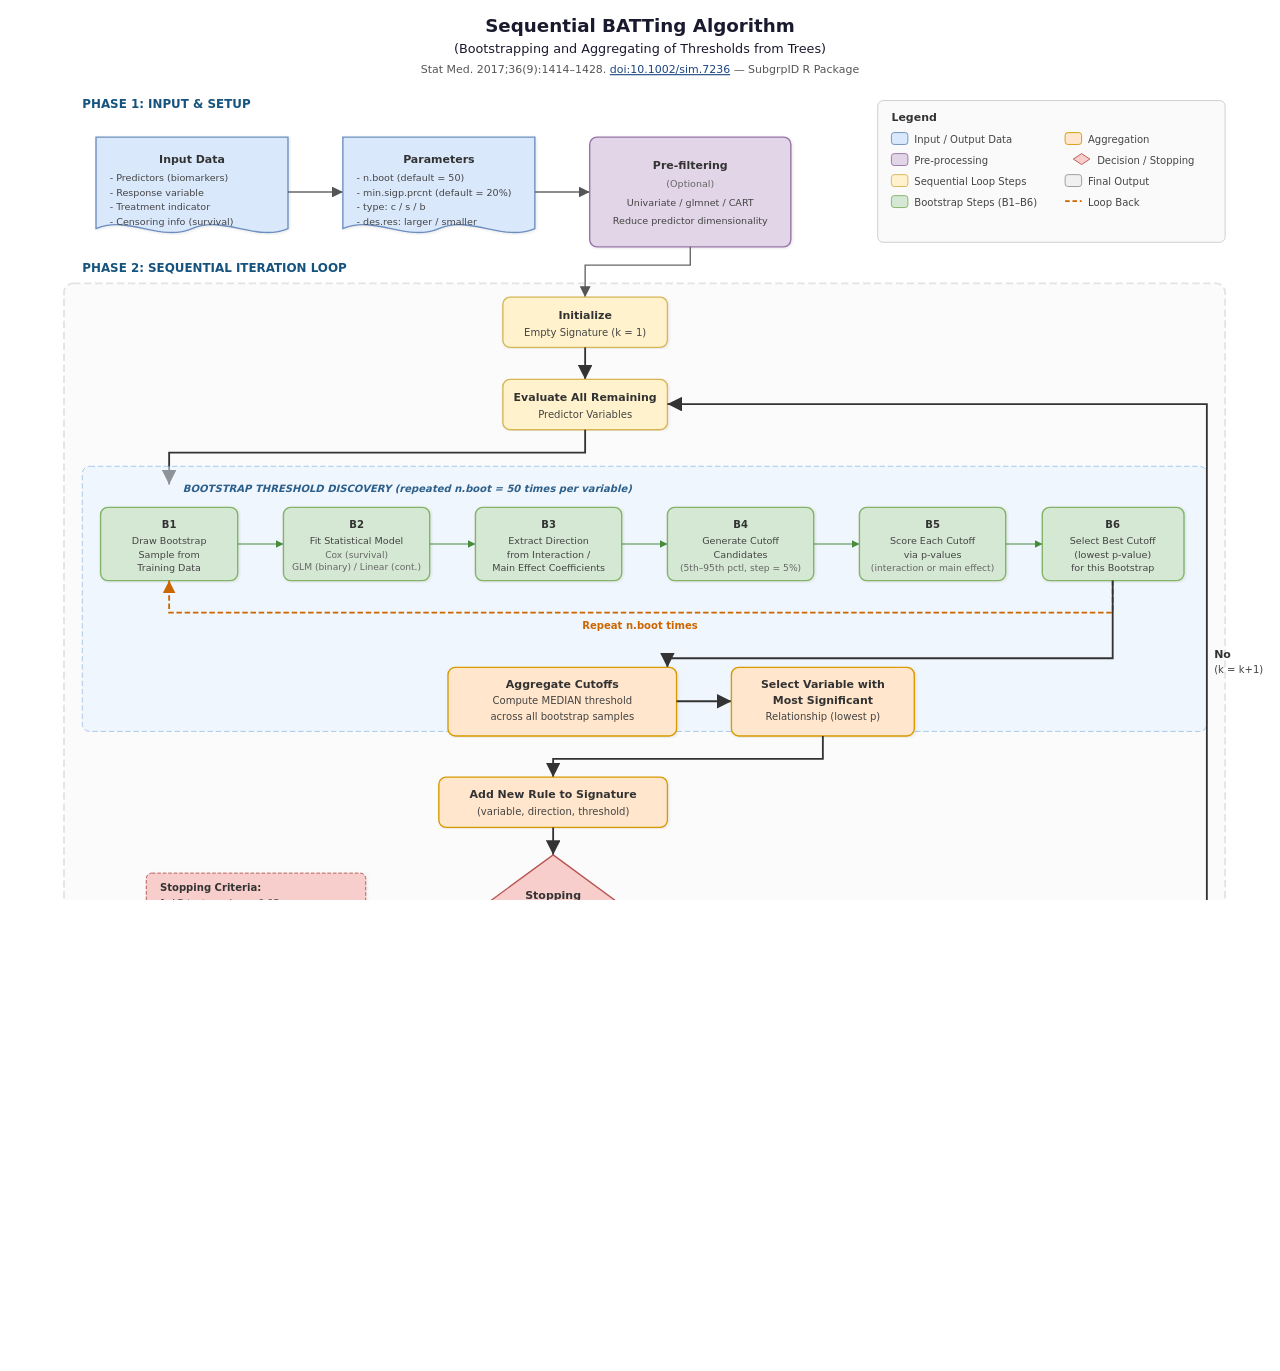
<file: assets/algorithm-diagram.html>
<!DOCTYPE html>
<html lang="en">
<head>
<meta charset="utf-8"/>
<title>Sequential BATTing Algorithm</title>
<style>
  * { margin: 0; padding: 0; box-sizing: border-box; }
  html, body { width: 100%; height: 100%; overflow: auto; font-family: 'Segoe UI', system-ui, -apple-system, sans-serif; background: #fff; }
  svg { display: block; margin: 0 auto; }
  /* Tooltip */
  .node:hover rect, .node:hover path { filter: brightness(0.95); }
  a.ref-link { fill: #1a4480; text-decoration: underline; cursor: pointer; }
  a.ref-link:hover { fill: #0050a0; }
</style>
</head>
<body>
<svg xmlns="http://www.w3.org/2000/svg" viewBox="0 0 1400 1500" width="1400" height="1500" style="max-width:100%;height:auto;">
  <defs>
    <marker id="arrow" viewBox="0 0 10 10" refX="10" refY="5" markerWidth="8" markerHeight="8" orient="auto-start-reverse">
      <path d="M 0 0 L 10 5 L 0 10 z" fill="#555"/>
    </marker>
    <marker id="arrow-green" viewBox="0 0 10 10" refX="10" refY="5" markerWidth="7" markerHeight="7" orient="auto-start-reverse">
      <path d="M 0 0 L 10 5 L 0 10 z" fill="#4a8c3f"/>
    </marker>
    <marker id="arrow-orange" viewBox="0 0 10 10" refX="10" refY="5" markerWidth="7" markerHeight="7" orient="auto-start-reverse">
      <path d="M 0 0 L 10 5 L 0 10 z" fill="#cc6600"/>
    </marker>
    <marker id="arrow-dark" viewBox="0 0 10 10" refX="10" refY="5" markerWidth="8" markerHeight="8" orient="auto-start-reverse">
      <path d="M 0 0 L 10 5 L 0 10 z" fill="#333"/>
    </marker>
    <marker id="arrow-red" viewBox="0 0 10 10" refX="10" refY="5" markerWidth="7" markerHeight="7" orient="auto-start-reverse">
      <path d="M 0 0 L 10 5 L 0 10 z" fill="#b85450"/>
    </marker>
    <filter id="shadow" x="-2%" y="-2%" width="104%" height="104%">
      <feDropShadow dx="1" dy="1" stdDeviation="1.5" flood-opacity="0.1"/>
    </filter>
  </defs>

  <!-- ============================================================ -->
  <!-- TITLE -->
  <!-- ============================================================ -->
  <text x="700" y="35" text-anchor="middle" font-size="20" font-weight="bold" fill="#1a1a2e">Sequential BATTing Algorithm</text>
  <text x="700" y="58" text-anchor="middle" font-size="14" fill="#1a1a2e">(Bootstrapping and Aggregating of Thresholds from Trees)</text>
  <text x="700" y="80" text-anchor="middle" font-size="12" fill="#555">
    Stat Med. 2017;36(9):1414–1428.
    <a class="ref-link" href="https://doi.org/10.1002/sim.7236" target="_blank">doi:10.1002/sim.7236</a>
    — SubgrpID R Package
  </text>

  <!-- ============================================================ -->
  <!-- PHASE 1: INPUT & SETUP -->
  <!-- ============================================================ -->
  <text x="90" y="118" font-size="13" font-weight="bold" fill="#16537e">PHASE 1: INPUT &amp; SETUP</text>

  <!-- Input Data (document shape) -->
  <g class="node" filter="url(#shadow)">
    <path d="M105,150 h210 v100 c-35,15 -70,-15 -105,0 c-35,15 -70,-15 -105,0 z" fill="#dae8fc" stroke="#6c8ebf" stroke-width="1.5" rx="4"/>
    <text x="210" y="178" text-anchor="middle" font-size="12" font-weight="bold" fill="#333">Input Data</text>
    <text x="120" y="198" font-size="10.5" fill="#444">- Predictors (biomarkers)</text>
    <text x="120" y="214" font-size="10.5" fill="#444">- Response variable</text>
    <text x="120" y="230" font-size="10.5" fill="#444">- Treatment indicator</text>
    <text x="120" y="246" font-size="10.5" fill="#444">- Censoring info (survival)</text>
  </g>

  <!-- Arrow: Input → Parameters -->
  <line x1="315" y1="210" x2="375" y2="210" stroke="#666" stroke-width="1.5" marker-end="url(#arrow)"/>

  <!-- Parameters (document shape) -->
  <g class="node" filter="url(#shadow)">
    <path d="M375,150 h210 v100 c-35,15 -70,-15 -105,0 c-35,15 -70,-15 -105,0 z" fill="#dae8fc" stroke="#6c8ebf" stroke-width="1.5" rx="4"/>
    <text x="480" y="178" text-anchor="middle" font-size="12" font-weight="bold" fill="#333">Parameters</text>
    <text x="390" y="198" font-size="10.5" fill="#444">- n.boot (default = 50)</text>
    <text x="390" y="214" font-size="10.5" fill="#444">- min.sigp.prcnt (default = 20%)</text>
    <text x="390" y="230" font-size="10.5" fill="#444">- type: c / s / b</text>
    <text x="390" y="246" font-size="10.5" fill="#444">- des.res: larger / smaller</text>
  </g>

  <!-- Arrow: Parameters → Pre-filtering -->
  <line x1="585" y1="210" x2="645" y2="210" stroke="#666" stroke-width="1.5" marker-end="url(#arrow)"/>

  <!-- Pre-filtering -->
  <g class="node" filter="url(#shadow)">
    <rect x="645" y="150" width="220" height="120" rx="8" fill="#e1d5e7" stroke="#9673a6" stroke-width="1.5"/>
    <text x="755" y="185" text-anchor="middle" font-size="12" font-weight="bold" fill="#333">Pre-filtering</text>
    <text x="755" y="205" text-anchor="middle" font-size="10.5" fill="#666">(Optional)</text>
    <text x="755" y="225" text-anchor="middle" font-size="10.5" fill="#444">Univariate / glmnet / CART</text>
    <text x="755" y="245" text-anchor="middle" font-size="10.5" fill="#444">Reduce predictor dimensionality</text>
  </g>

  <!-- Legend -->
  <g transform="translate(960,110)">
    <rect x="0" y="0" width="380" height="155" rx="6" fill="#fafafa" stroke="#ccc" stroke-width="1"/>
    <text x="15" y="22" font-size="12" font-weight="bold" fill="#333">Legend</text>
    <!-- Row 1 left -->
    <rect x="15" y="35" width="18" height="13" rx="3" fill="#dae8fc" stroke="#6c8ebf"/>
    <text x="40" y="46" font-size="11" fill="#444">Input / Output Data</text>
    <!-- Row 2 left -->
    <rect x="15" y="58" width="18" height="13" rx="3" fill="#e1d5e7" stroke="#9673a6"/>
    <text x="40" y="69" font-size="11" fill="#444">Pre-processing</text>
    <!-- Row 3 left -->
    <rect x="15" y="81" width="18" height="13" rx="3" fill="#fff2cc" stroke="#d6b656"/>
    <text x="40" y="92" font-size="11" fill="#444">Sequential Loop Steps</text>
    <!-- Row 4 left -->
    <rect x="15" y="104" width="18" height="13" rx="3" fill="#d5e8d4" stroke="#82b366"/>
    <text x="40" y="115" font-size="11" fill="#444">Bootstrap Steps (B1–B6)</text>
    <!-- Row 1 right -->
    <rect x="205" y="35" width="18" height="13" rx="3" fill="#ffe6cc" stroke="#d79b00"/>
    <text x="230" y="46" font-size="11" fill="#444">Aggregation</text>
    <!-- Row 2 right (diamond) -->
    <polygon points="214,64 223,58 232,64 223,70" fill="#f8cecc" stroke="#b85450" stroke-width="1"/>
    <text x="240" y="69" font-size="11" fill="#444">Decision / Stopping</text>
    <!-- Row 3 right -->
    <rect x="205" y="81" width="18" height="13" rx="3" fill="#f0f0f0" stroke="#999"/>
    <text x="230" y="92" font-size="11" fill="#444">Final Output</text>
    <!-- Row 4 right -->
    <line x1="205" y1="110" x2="223" y2="110" stroke="#cc6600" stroke-width="2" stroke-dasharray="5,3"/>
    <text x="230" y="115" font-size="11" fill="#444">Loop Back</text>
  </g>

  <!-- ============================================================ -->
  <!-- PHASE 2: SEQUENTIAL ITERATION LOOP -->
  <!-- ============================================================ -->
  <text x="90" y="298" font-size="13" font-weight="bold" fill="#16537e">PHASE 2: SEQUENTIAL ITERATION LOOP</text>

  <!-- Loop background -->
  <rect x="70" y="310" width="1270" height="710" rx="10" fill="#f5f5f5" stroke="#b0b0b0" stroke-width="2" stroke-dasharray="8,4" opacity="0.35"/>

  <!-- Arrow: Pre-filtering → Initialize -->
  <path d="M755,270 L755,290 L640,290 L640,325" fill="none" stroke="#666" stroke-width="1.5" marker-end="url(#arrow)"/>

  <!-- Initialize -->
  <g class="node" filter="url(#shadow)">
    <rect x="550" y="325" width="180" height="55" rx="8" fill="#fff2cc" stroke="#d6b656" stroke-width="1.5"/>
    <text x="640" y="349" text-anchor="middle" font-size="12" font-weight="bold" fill="#333">Initialize</text>
    <text x="640" y="367" text-anchor="middle" font-size="11" fill="#444">Empty Signature (k = 1)</text>
  </g>

  <!-- Arrow: Initialize → Evaluate -->
  <line x1="640" y1="380" x2="640" y2="415" stroke="#333" stroke-width="2" marker-end="url(#arrow-dark)"/>

  <!-- Evaluate All Remaining -->
  <g class="node" filter="url(#shadow)">
    <rect x="550" y="415" width="180" height="55" rx="8" fill="#fff2cc" stroke="#d6b656" stroke-width="1.5"/>
    <text x="640" y="439" text-anchor="middle" font-size="12" font-weight="bold" fill="#333">Evaluate All Remaining</text>
    <text x="640" y="457" text-anchor="middle" font-size="11" fill="#444">Predictor Variables</text>
  </g>

  <!-- Arrow: Evaluate → Bootstrap B1 -->
  <path d="M640,470 L640,495 L185,495 L185,530" fill="none" stroke="#333" stroke-width="2" marker-end="url(#arrow-dark)"/>

  <!-- ============================================================ -->
  <!-- BOOTSTRAP INNER LOOP -->
  <!-- ============================================================ -->
  <!-- Bootstrap background -->
  <rect x="90" y="510" width="1230" height="290" rx="8" fill="#e6f3ff" stroke="#4a90d9" stroke-width="1" stroke-dasharray="6,3" opacity="0.5"/>
  <text x="200" y="538" font-size="11" font-weight="bold" font-style="italic" fill="#2c5f8a">BOOTSTRAP THRESHOLD DISCOVERY (repeated n.boot = 50 times per variable)</text>

  <!-- B1: Bootstrap Sample -->
  <g class="node" filter="url(#shadow)">
    <rect x="110" y="555" width="150" height="80" rx="8" fill="#d5e8d4" stroke="#82b366" stroke-width="1.5"/>
    <text x="185" y="578" text-anchor="middle" font-size="11" font-weight="bold" fill="#333">B1</text>
    <text x="185" y="595" text-anchor="middle" font-size="10.5" fill="#444">Draw Bootstrap</text>
    <text x="185" y="610" text-anchor="middle" font-size="10.5" fill="#444">Sample from</text>
    <text x="185" y="625" text-anchor="middle" font-size="10.5" fill="#444">Training Data</text>
  </g>

  <!-- Arrow B1 → B2 -->
  <line x1="260" y1="595" x2="310" y2="595" stroke="#4a8c3f" stroke-width="1.2" marker-end="url(#arrow-green)"/>

  <!-- B2: Fit Model -->
  <g class="node" filter="url(#shadow)">
    <rect x="310" y="555" width="160" height="80" rx="8" fill="#d5e8d4" stroke="#82b366" stroke-width="1.5"/>
    <text x="390" y="578" text-anchor="middle" font-size="11" font-weight="bold" fill="#333">B2</text>
    <text x="390" y="595" text-anchor="middle" font-size="10.5" fill="#444">Fit Statistical Model</text>
    <text x="390" y="610" text-anchor="middle" font-size="10" fill="#666">Cox (survival)</text>
    <text x="390" y="623" text-anchor="middle" font-size="10" fill="#666">GLM (binary) / Linear (cont.)</text>
  </g>

  <!-- Arrow B2 → B3 -->
  <line x1="470" y1="595" x2="520" y2="595" stroke="#4a8c3f" stroke-width="1.2" marker-end="url(#arrow-green)"/>

  <!-- B3: Extract Direction -->
  <g class="node" filter="url(#shadow)">
    <rect x="520" y="555" width="160" height="80" rx="8" fill="#d5e8d4" stroke="#82b366" stroke-width="1.5"/>
    <text x="600" y="578" text-anchor="middle" font-size="11" font-weight="bold" fill="#333">B3</text>
    <text x="600" y="595" text-anchor="middle" font-size="10.5" fill="#444">Extract Direction</text>
    <text x="600" y="610" text-anchor="middle" font-size="10.5" fill="#444">from Interaction /</text>
    <text x="600" y="625" text-anchor="middle" font-size="10.5" fill="#444">Main Effect Coefficients</text>
  </g>

  <!-- Arrow B3 → B4 -->
  <line x1="680" y1="595" x2="730" y2="595" stroke="#4a8c3f" stroke-width="1.2" marker-end="url(#arrow-green)"/>

  <!-- B4: Generate Cutoffs -->
  <g class="node" filter="url(#shadow)">
    <rect x="730" y="555" width="160" height="80" rx="8" fill="#d5e8d4" stroke="#82b366" stroke-width="1.5"/>
    <text x="810" y="578" text-anchor="middle" font-size="11" font-weight="bold" fill="#333">B4</text>
    <text x="810" y="595" text-anchor="middle" font-size="10.5" fill="#444">Generate Cutoff</text>
    <text x="810" y="610" text-anchor="middle" font-size="10.5" fill="#444">Candidates</text>
    <text x="810" y="625" text-anchor="middle" font-size="10" fill="#666">(5th–95th pctl, step = 5%)</text>
  </g>

  <!-- Arrow B4 → B5 -->
  <line x1="890" y1="595" x2="940" y2="595" stroke="#4a8c3f" stroke-width="1.2" marker-end="url(#arrow-green)"/>

  <!-- B5: Score Cutoffs -->
  <g class="node" filter="url(#shadow)">
    <rect x="940" y="555" width="160" height="80" rx="8" fill="#d5e8d4" stroke="#82b366" stroke-width="1.5"/>
    <text x="1020" y="578" text-anchor="middle" font-size="11" font-weight="bold" fill="#333">B5</text>
    <text x="1020" y="595" text-anchor="middle" font-size="10.5" fill="#444">Score Each Cutoff</text>
    <text x="1020" y="610" text-anchor="middle" font-size="10.5" fill="#444">via p-values</text>
    <text x="1020" y="625" text-anchor="middle" font-size="10" fill="#666">(interaction or main effect)</text>
  </g>

  <!-- Arrow B5 → B6 -->
  <line x1="1100" y1="595" x2="1140" y2="595" stroke="#4a8c3f" stroke-width="1.2" marker-end="url(#arrow-green)"/>

  <!-- B6: Select Best -->
  <g class="node" filter="url(#shadow)">
    <rect x="1140" y="555" width="155" height="80" rx="8" fill="#d5e8d4" stroke="#82b366" stroke-width="1.5"/>
    <text x="1217" y="578" text-anchor="middle" font-size="11" font-weight="bold" fill="#333">B6</text>
    <text x="1217" y="595" text-anchor="middle" font-size="10.5" fill="#444">Select Best Cutoff</text>
    <text x="1217" y="610" text-anchor="middle" font-size="10.5" fill="#444">(lowest p-value)</text>
    <text x="1217" y="625" text-anchor="middle" font-size="10.5" fill="#444">for this Bootstrap</text>
  </g>

  <!-- Loop-back arrow: B6 → B1 (dashed orange) -->
  <path d="M1217,635 L1217,670 L185,670 L185,635" fill="none" stroke="#cc6600" stroke-width="2" stroke-dasharray="6,3" marker-end="url(#arrow-orange)"/>
  <text x="700" y="688" text-anchor="middle" font-size="11" font-weight="bold" fill="#cc6600">Repeat n.boot times</text>

  <!-- Arrow: B6 → Aggregate (exits bootstrap box) -->
  <path d="M1217,635 L1217,720 L730,720 L730,730" fill="none" stroke="#333" stroke-width="2" marker-end="url(#arrow-dark)"/>

  <!-- ============================================================ -->
  <!-- AGGREGATION -->
  <!-- ============================================================ -->

  <!-- Aggregate Cutoffs -->
  <g class="node" filter="url(#shadow)">
    <rect x="490" y="730" width="250" height="75" rx="8" fill="#ffe6cc" stroke="#d79b00" stroke-width="1.5"/>
    <text x="615" y="753" text-anchor="middle" font-size="12" font-weight="bold" fill="#333">Aggregate Cutoffs</text>
    <text x="615" y="770" text-anchor="middle" font-size="11" fill="#444">Compute MEDIAN threshold</text>
    <text x="615" y="787" text-anchor="middle" font-size="11" fill="#444">across all bootstrap samples</text>
  </g>

  <!-- Arrow: Aggregate → Select Variable -->
  <line x1="740" y1="767" x2="800" y2="767" stroke="#333" stroke-width="2" marker-end="url(#arrow-dark)"/>

  <!-- Select Variable -->
  <g class="node" filter="url(#shadow)">
    <rect x="800" y="730" width="200" height="75" rx="8" fill="#ffe6cc" stroke="#d79b00" stroke-width="1.5"/>
    <text x="900" y="753" text-anchor="middle" font-size="12" font-weight="bold" fill="#333">Select Variable with</text>
    <text x="900" y="770" text-anchor="middle" font-size="12" font-weight="bold" fill="#333">Most Significant</text>
    <text x="900" y="787" text-anchor="middle" font-size="11" fill="#444">Relationship (lowest p)</text>
  </g>

  <!-- Arrow: Select Variable → Add Rule -->
  <path d="M900,805 L900,830 L605,830 L605,850" fill="none" stroke="#333" stroke-width="2" marker-end="url(#arrow-dark)"/>

  <!-- Add Rule to Signature -->
  <g class="node" filter="url(#shadow)">
    <rect x="480" y="850" width="250" height="55" rx="8" fill="#ffe6cc" stroke="#d79b00" stroke-width="1.5"/>
    <text x="605" y="873" text-anchor="middle" font-size="12" font-weight="bold" fill="#333">Add New Rule to Signature</text>
    <text x="605" y="891" text-anchor="middle" font-size="11" fill="#444">(variable, direction, threshold)</text>
  </g>

  <!-- Arrow: Add Rule → Stopping? -->
  <line x1="605" y1="905" x2="605" y2="935" stroke="#333" stroke-width="2" marker-end="url(#arrow-dark)"/>

  <!-- ============================================================ -->
  <!-- STOPPING CRITERIA (Diamond) -->
  <!-- ============================================================ -->
  <g class="node">
    <polygon points="605,935 680,990 605,1045 530,990" fill="#f8cecc" stroke="#b85450" stroke-width="1.5"/>
    <text x="605" y="983" text-anchor="middle" font-size="12" font-weight="bold" fill="#333">Stopping</text>
    <text x="605" y="1000" text-anchor="middle" font-size="12" font-weight="bold" fill="#333">Criteria Met?</text>
  </g>

  <!-- Stopping criteria note -->
  <g filter="url(#shadow)">
    <rect x="160" y="955" width="240" height="70" rx="6" fill="#f8cecc" stroke="#b85450" stroke-width="1" stroke-dasharray="4,2"/>
    <text x="175" y="974" font-size="11" font-weight="bold" fill="#333">Stopping Criteria:</text>
    <text x="175" y="991" font-size="10.5" fill="#444">1. LR test p-value &gt; 0.05</text>
    <text x="175" y="1007" font-size="10.5" fill="#444">2. Sig+ pop &lt; min.sigp.prcnt (20%)</text>
  </g>
  <line x1="400" y1="990" x2="530" y2="990" stroke="#b85450" stroke-width="1" stroke-dasharray="4,2" marker-end="url(#arrow-red)"/>

  <!-- No branch: loop back to Evaluate -->
  <path d="M680,990 L1320,990 L1320,442 L730,442" fill="none" stroke="#333" stroke-width="2" marker-end="url(#arrow-dark)"/>
  <text x="1328" y="720" font-size="12" font-weight="bold" fill="#333">No</text>
  <text x="1328" y="736" font-size="11" fill="#444">(k = k+1)</text>

  <!-- Yes branch: down to Final Signature -->
  <line x1="605" y1="1045" x2="605" y2="1120" stroke="#333" stroke-width="2" marker-end="url(#arrow-dark)"/>
  <text x="615" y="1085" font-size="12" font-weight="bold" fill="#333">Yes</text>

  <!-- ============================================================ -->
  <!-- PHASE 3: EVALUATION & OUTPUT -->
  <!-- ============================================================ -->
  <text x="90" y="1108" font-size="13" font-weight="bold" fill="#16537e">PHASE 3: EVALUATION &amp; OUTPUT</text>

  <!-- Final Biomarker Signature -->
  <g class="node" filter="url(#shadow)">
    <rect x="420" y="1120" width="370" height="65" rx="8" fill="#d5e8d4" stroke="#82b366" stroke-width="1.5"/>
    <text x="605" y="1145" text-anchor="middle" font-size="13" font-weight="bold" fill="#333">Final Biomarker Signature</text>
    <text x="605" y="1165" text-anchor="middle" font-size="11" fill="#444">Matrix of rules: [variable | direction (&lt; or &gt;) | threshold | log-LL]</text>
  </g>

  <!-- Note box -->
  <g filter="url(#shadow)">
    <rect x="960" y="1120" width="310" height="55" rx="6" fill="#ffffc0" stroke="#c0c080" stroke-width="1"/>
    <text x="975" y="1143" font-size="10.5" fill="#444"><tspan font-weight="bold">Predictive:</tspan> Treatment x Subgroup interaction p-values</text>
    <text x="975" y="1160" font-size="10.5" fill="#444"><tspan font-weight="bold">Prognostic:</tspan> Main effect significance</text>
  </g>

  <!-- Arrows: Signature → 4 evaluation boxes -->
  <path d="M605,1185 L605,1210 L215,1210 L215,1240" fill="none" stroke="#666" stroke-width="1.5" marker-end="url(#arrow)"/>
  <path d="M605,1185 L605,1210 L455,1210 L455,1240" fill="none" stroke="#666" stroke-width="1.5" marker-end="url(#arrow)"/>
  <path d="M605,1185 L605,1210 L695,1210 L695,1240" fill="none" stroke="#666" stroke-width="1.5" marker-end="url(#arrow)"/>
  <path d="M605,1185 L605,1210 L935,1210 L935,1240" fill="none" stroke="#666" stroke-width="1.5" marker-end="url(#arrow)"/>

  <!-- Training Set Evaluation -->
  <g class="node" filter="url(#shadow)">
    <rect x="130" y="1240" width="170" height="80" rx="8" fill="#dae8fc" stroke="#6c8ebf" stroke-width="1.5"/>
    <text x="215" y="1262" text-anchor="middle" font-size="11" font-weight="bold" fill="#333">Training Set</text>
    <text x="215" y="1278" text-anchor="middle" font-size="11" font-weight="bold" fill="#333">Evaluation</text>
    <text x="215" y="1296" text-anchor="middle" font-size="10.5" fill="#444">Apply signature</text>
    <text x="215" y="1310" text-anchor="middle" font-size="10.5" fill="#444">Compute subgroup stats</text>
  </g>

  <!-- Nested CV -->
  <g class="node" filter="url(#shadow)">
    <rect x="370" y="1240" width="170" height="80" rx="8" fill="#dae8fc" stroke="#6c8ebf" stroke-width="1.5"/>
    <text x="455" y="1262" text-anchor="middle" font-size="11" font-weight="bold" fill="#333">Nested Cross-Validation</text>
    <text x="455" y="1280" text-anchor="middle" font-size="10.5" fill="#444">Assess model</text>
    <text x="455" y="1295" text-anchor="middle" font-size="10.5" fill="#444">stability and</text>
    <text x="455" y="1310" text-anchor="middle" font-size="10.5" fill="#444">robustness</text>
  </g>

  <!-- Test Set Evaluation -->
  <g class="node" filter="url(#shadow)">
    <rect x="610" y="1240" width="170" height="80" rx="8" fill="#dae8fc" stroke="#6c8ebf" stroke-width="1.5"/>
    <text x="695" y="1262" text-anchor="middle" font-size="11" font-weight="bold" fill="#333">Test Set</text>
    <text x="695" y="1278" text-anchor="middle" font-size="11" font-weight="bold" fill="#333">Evaluation</text>
    <text x="695" y="1296" text-anchor="middle" font-size="10.5" fill="#444">Apply signature</text>
    <text x="695" y="1310" text-anchor="middle" font-size="10.5" fill="#444">to held-out data</text>
  </g>

  <!-- Interaction Plot -->
  <g class="node" filter="url(#shadow)">
    <rect x="850" y="1240" width="170" height="80" rx="8" fill="#dae8fc" stroke="#6c8ebf" stroke-width="1.5"/>
    <text x="935" y="1262" text-anchor="middle" font-size="11" font-weight="bold" fill="#333">Interaction Plot</text>
    <text x="935" y="1280" text-anchor="middle" font-size="10.5" fill="#444">Treatment vs Control</text>
    <text x="935" y="1295" text-anchor="middle" font-size="10.5" fill="#444">across subgroups</text>
  </g>

  <!-- Arrows: 4 boxes → Results -->
  <path d="M215,1320 L215,1350 L600,1350 L600,1370" fill="none" stroke="#666" stroke-width="1.5" marker-end="url(#arrow)"/>
  <path d="M455,1320 L455,1350 L600,1350 L600,1370" fill="none" stroke="#666" stroke-width="1.5" marker-end="url(#arrow)"/>
  <path d="M695,1320 L695,1350 L600,1350 L600,1370" fill="none" stroke="#666" stroke-width="1.5" marker-end="url(#arrow)"/>
  <path d="M935,1320 L935,1350 L600,1350 L600,1370" fill="none" stroke="#666" stroke-width="1.5" marker-end="url(#arrow)"/>

  <!-- Final Results -->
  <g class="node" filter="url(#shadow)">
    <rect x="300" y="1370" width="600" height="40" rx="8" fill="#f0f0f0" stroke="#999" stroke-width="1.5"/>
    <text x="600" y="1395" text-anchor="middle" font-size="12" font-weight="bold" fill="#333">Results: p-values, subgroup ratios, group metrics, CSV/RData output</text>
  </g>

</svg>
</body>
</html>
</file>
